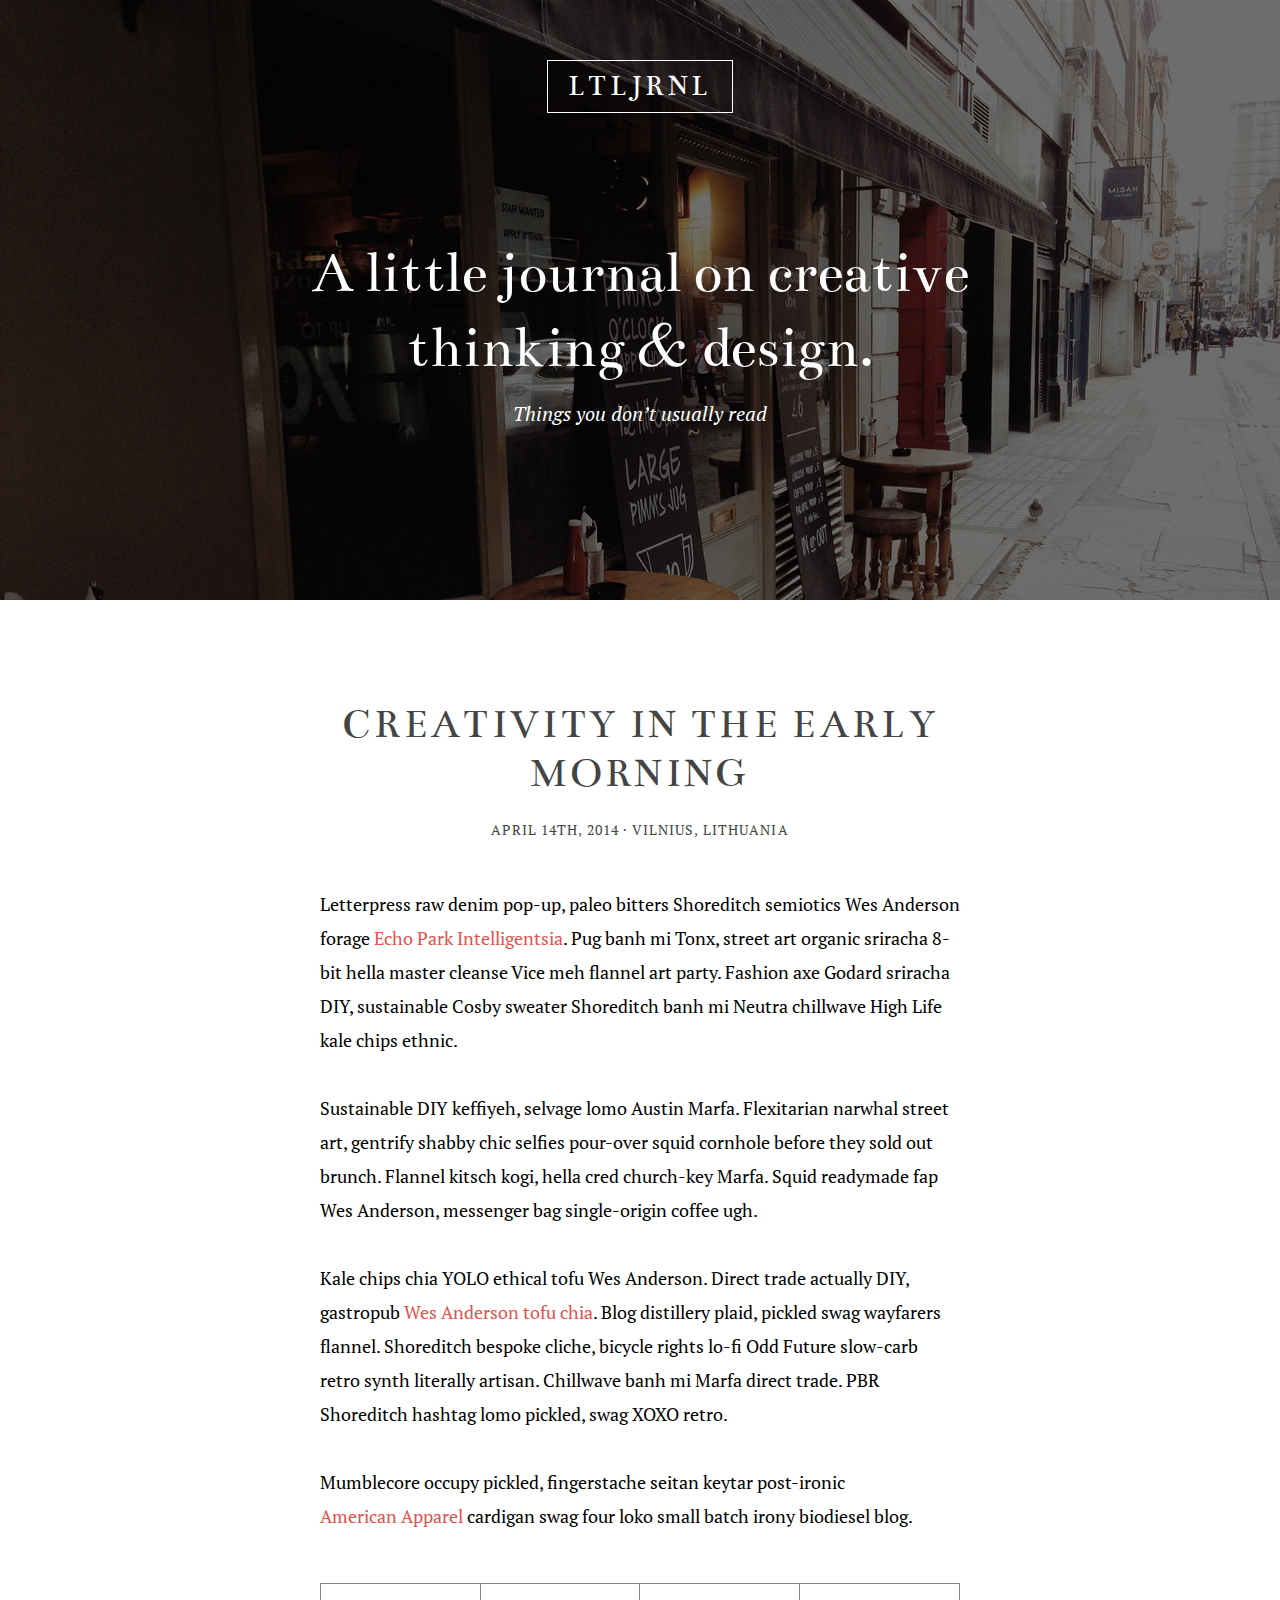
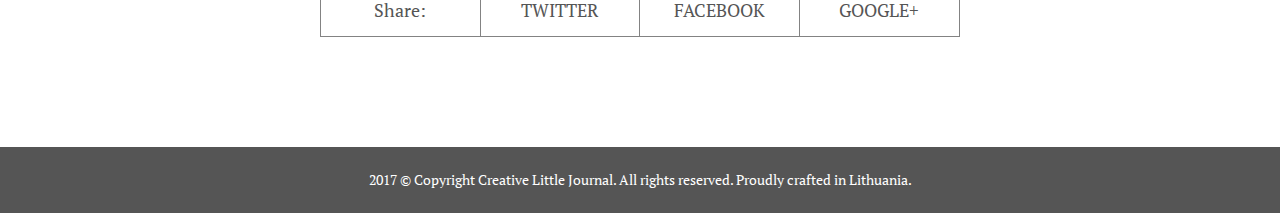
<file: 01_blog_site_html_v1/SITE/index.html>
<!DOCTYPE html>
<html lang="en">
    <head>
        <meta charset="utf-8" />
        <title>ltljrnl</title>
        <link rel="stylesheet" href="css/style.css" />
        <meta name="keywords" content="creative, thinking, design, journal" />
        <meta name="description" content="A little journal on creative thinking and design." />
        <meta name="viewport" content="width=device-width, initial-scale=1" />
        <meta name="robots" content="all" />
    </head>
    <body>
        <header>
            <h1>ltljrnl</h1>
            <h2>A little journal on creative thinking <span>&amp;</span> design.</h2>
            <p>Things you don’t usually read</p>
        </header>
        <main class="content">
            <h2>creativity in the early morning</h2>
            <h3>April 14th, 2014 &middot; Vilnius, Lithuania</h3>
            <p>
                Letterpress raw denim pop-up, paleo bitters Shoreditch semiotics Wes Anderson forage <em>Echo Park Intelligentsia</em>. Pug banh mi
                Tonx, street art organic sriracha 8-bit hella master cleanse Vice meh flannel art party. Fashion axe Godard sriracha DIY, sustainable
                Cosby sweater Shoreditch banh mi Neutra chillwave High Life kale chips ethnic.
            </p>
            <p>
                Sustainable DIY keffiyeh, selvage lomo Austin Marfa. Flexitarian narwhal street art, gentrify shabby chic selfies pour-over squid
                cornhole before they sold out brunch. Flannel kitsch kogi, hella cred church-key Marfa. Squid readymade fap Wes Anderson, messenger
                bag single-origin coffee ugh.
            </p>
            <p>
                Kale chips chia YOLO ethical tofu Wes Anderson. Direct trade actually DIY, gastropub <em>Wes Anderson tofu chia</em>. Blog distillery
                plaid, pickled swag wayfarers flannel. Shoreditch bespoke cliche, bicycle rights lo-fi Odd Future slow-carb retro synth literally
                artisan. Chillwave banh mi Marfa direct trade. PBR Shoreditch hashtag lomo pickled, swag XOXO retro.
            </p>
            <p>
                Mumblecore occupy pickled, fingerstache seitan keytar post-ironic <em>American Apparel</em> cardigan swag four loko small batch irony
                biodiesel blog.
            </p>
            <ul class="clearfix">
                <li>Share:</li>
                <li><a href="#">twitter</a></li>
                <li><a href="#">facebook</a></li>
                <li><a href="#">google+</a></li>
            </ul>
        </main>
        <footer>
            <p>2017 &copy; Copyright Creative Little Journal. All rights reserved. Proudly crafted in Lithuania.</p>
        </footer>
    </body>
</html>
</file>
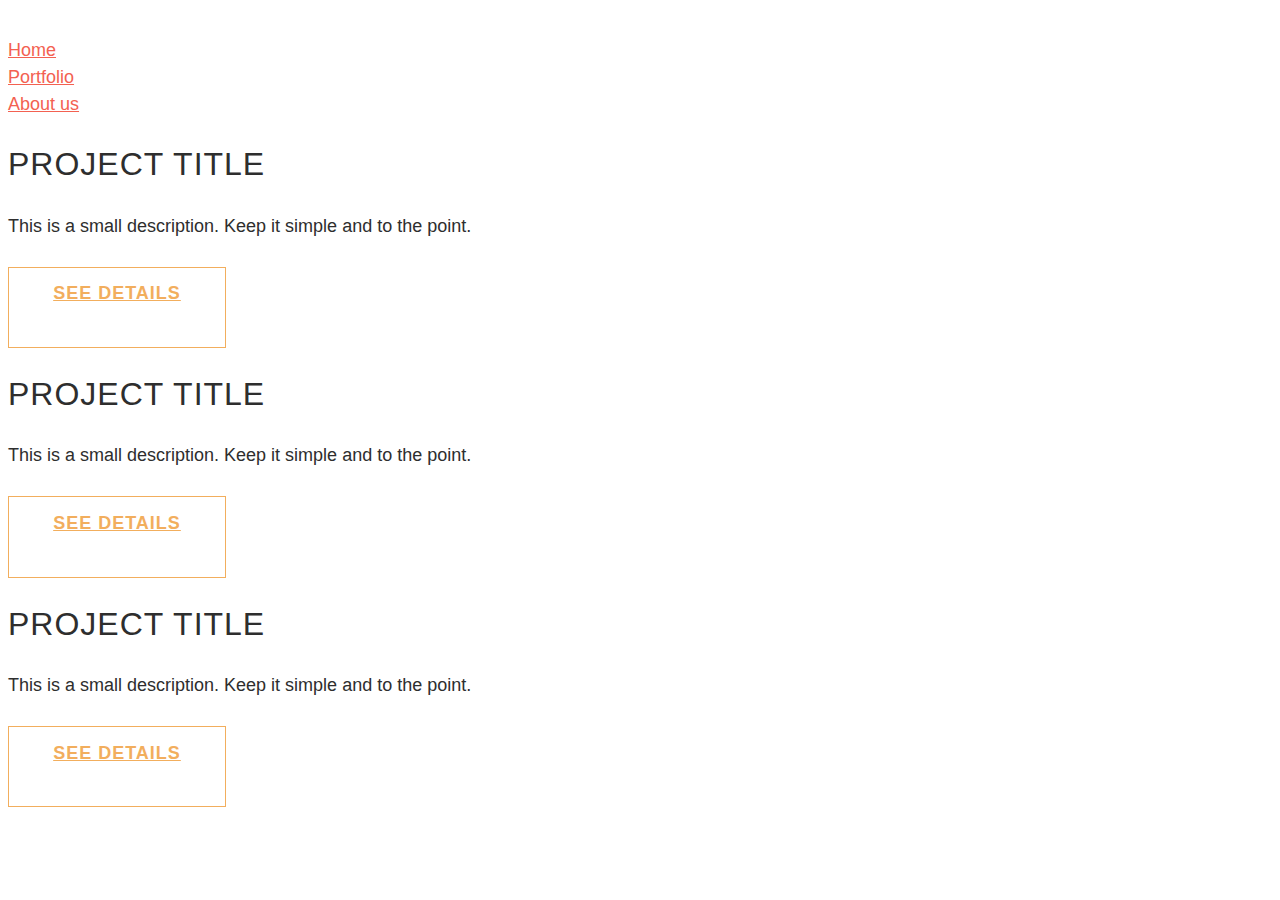
<file: 02_pro_webdesign_PSD_to_html_ex/SITE/index.html>
<!DOCTYPE html>
<html lang="en">
    <head>
        <meta charset="utf-8" />
        <title>Portfolio Theme</title>
        <meta name="description" content="An HTML portfolio theme built" />
        <meta name="keywords" content="portfolio, theme, vootstrap, grid" />
        <meta name="author" content="Alikerock" />
        <meta name="viewport" content="width=device-width, initial-scale=1" />
        <link rel="stylesheet" href="css/styles.css" />
    </head>
    <body>
        <header>
            <div class="container">
                <h1 class="logo"><a href="#"></a></h1>
            </div>
            <nav>
                <ul>
                    <li><a href="#">Home</a></li>
                    <li><a href="#">Portfolio</a></li>
                    <li><a href="#">About us</a></li>
                </ul>
            </nav>
        </header>
        <!--//header-->
        <div class="banner">
            <ul class="banner_list">
                <li class="slide1">
                    <h2>Project Title</h2>
                    <div class="slide_contents">
                        <p>This is a small description. Keep it simple and to the point.</p>
                        <a href="#" class="btn">See Details</a>
                    </div>
                </li>
                <li class="slide2">
                    <h2>Project Title</h2>
                    <div class="slide_contents">
                        <p>This is a small description. Keep it simple and to the point.</p>
                        <a href="#" class="btn">See Details</a>
                    </div>
                </li>
                <li class="slide3">
                    <h2>Project Title</h2>
                    <div class="slide_contents">
                        <p>This is a small description. Keep it simple and to the point.</p>
                        <a href="#" class="btn">See Details</a>
                    </div>
                </li>
            </ul>
            <p class="controls">
                <a href="#"></a>
                <a href="#"></a>
            </p>
        </div>
        <!--//banner-->
        <div class="main_content container"></div>
        <!--//main_content-->
        <footer></footer>
        <!--//footer-->
    </body>
</html>
</file>
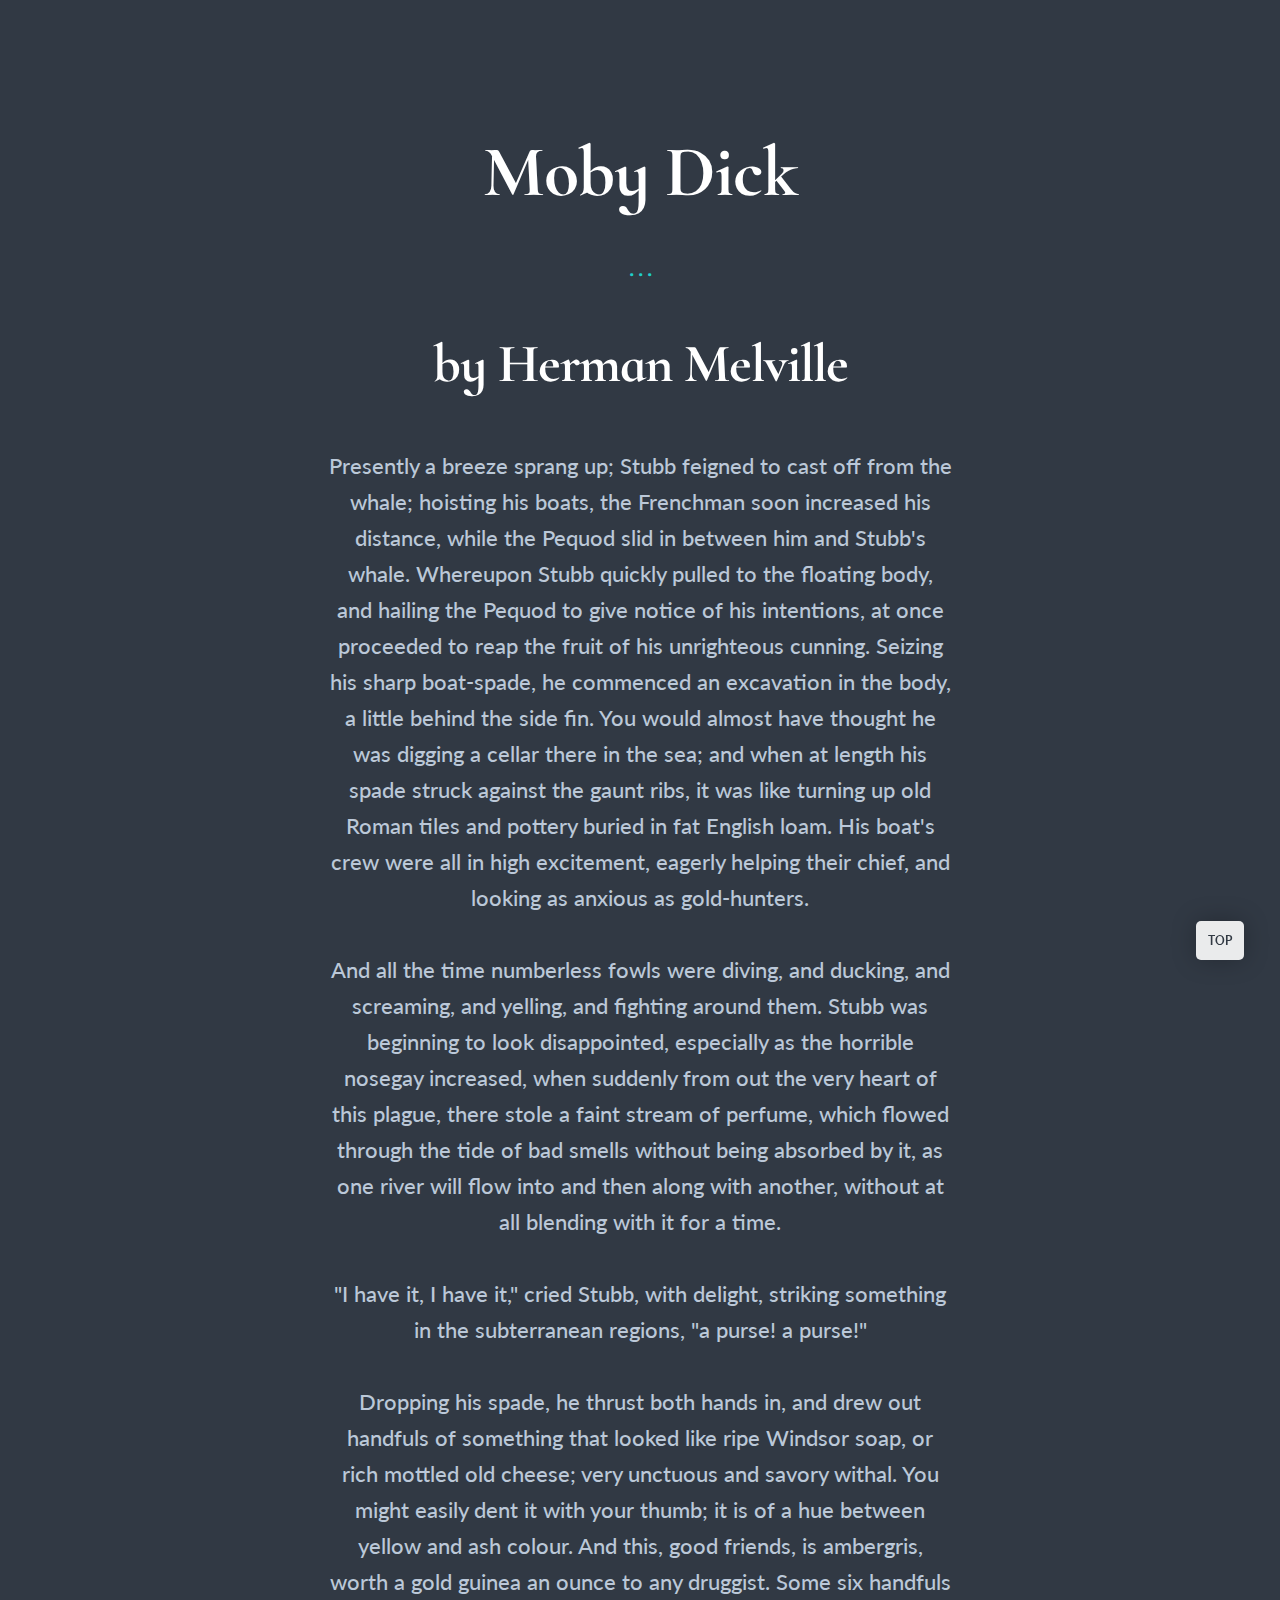
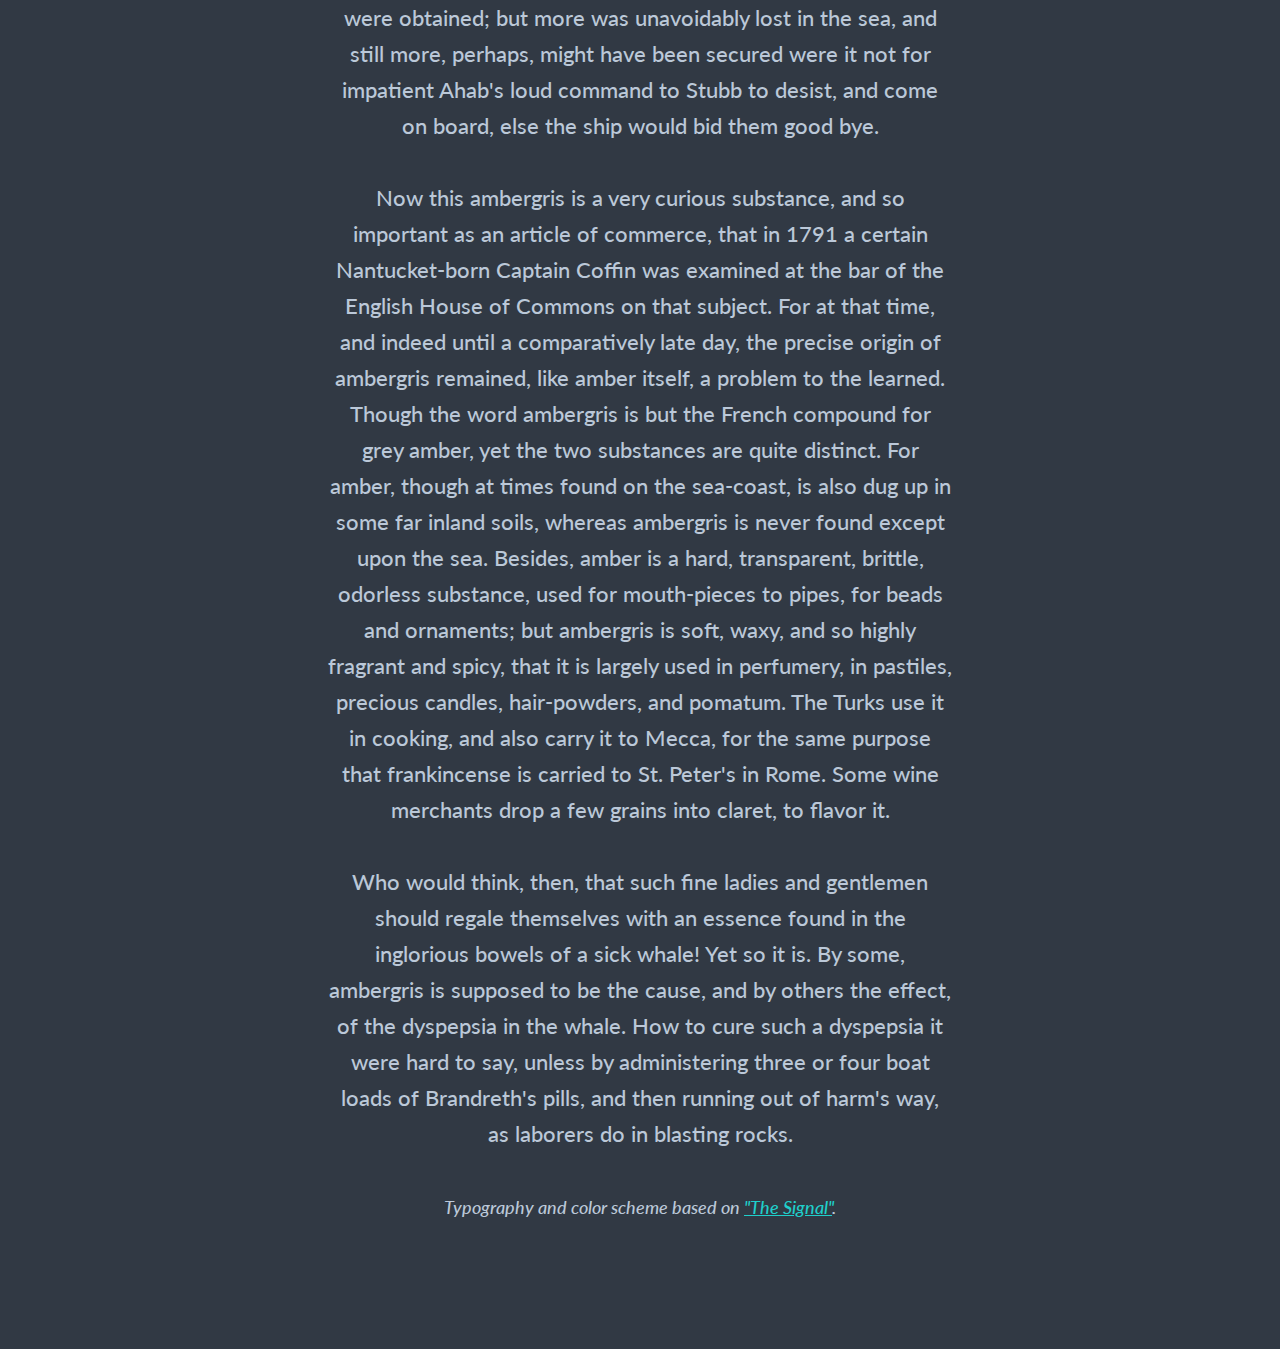
<file: Javascript/001_스크롤 시 탑 네비 생성/index.html>
<!DOCTYPE html>
<html>
    <head>
        <meta charset="utf-8" />
        <title>JavaScript for Web Designers - Back to top button demo</title>

        <link rel="stylesheet" href="https://fonts.googleapis.com/css?family=Cormorant+Infant:700,700italic|Lato:400,400italic,700" />
        <link rel="stylesheet" href="style.css" />
    </head>
    <body>
        <header id="top">
            <h1>Moby Dick</h1>
            <h2>by Herman Melville</h2>
        </header>

        <main>
            <p>
                Presently a breeze sprang up; Stubb feigned to cast off from the whale; hoisting his boats, the Frenchman soon increased his distance,
                while the Pequod slid in between him and Stubb's whale. Whereupon Stubb quickly pulled to the floating body, and hailing the Pequod to
                give notice of his intentions, at once proceeded to reap the fruit of his unrighteous cunning. Seizing his sharp boat-spade, he
                commenced an excavation in the body, a little behind the side fin. You would almost have thought he was digging a cellar there in the
                sea; and when at length his spade struck against the gaunt ribs, it was like turning up old Roman tiles and pottery buried in fat
                English loam. His boat's crew were all in high excitement, eagerly helping their chief, and looking as anxious as gold-hunters.
            </p>

            <p>
                And all the time numberless fowls were diving, and ducking, and screaming, and yelling, and fighting around them. Stubb was beginning
                to look disappointed, especially as the horrible nosegay increased, when suddenly from out the very heart of this plague, there stole
                a faint stream of perfume, which flowed through the tide of bad smells without being absorbed by it, as one river will flow into and
                then along with another, without at all blending with it for a time.
            </p>

            <p>"I have it, I have it," cried Stubb, with delight, striking something in the subterranean regions, "a purse! a purse!"</p>

            <p>
                Dropping his spade, he thrust both hands in, and drew out handfuls of something that looked like ripe Windsor soap, or rich mottled
                old cheese; very unctuous and savory withal. You might easily dent it with your thumb; it is of a hue between yellow and ash colour.
                And this, good friends, is ambergris, worth a gold guinea an ounce to any druggist. Some six handfuls were obtained; but more was
                unavoidably lost in the sea, and still more, perhaps, might have been secured were it not for impatient Ahab's loud command to Stubb
                to desist, and come on board, else the ship would bid them good bye.
            </p>

            <p>
                Now this ambergris is a very curious substance, and so important as an article of commerce, that in 1791 a certain Nantucket-born
                Captain Coffin was examined at the bar of the English House of Commons on that subject. For at that time, and indeed until a
                comparatively late day, the precise origin of ambergris remained, like amber itself, a problem to the learned. Though the word
                ambergris is but the French compound for grey amber, yet the two substances are quite distinct. For amber, though at times found on
                the sea-coast, is also dug up in some far inland soils, whereas ambergris is never found except upon the sea. Besides, amber is a
                hard, transparent, brittle, odorless substance, used for mouth-pieces to pipes, for beads and ornaments; but ambergris is soft, waxy,
                and so highly fragrant and spicy, that it is largely used in perfumery, in pastiles, precious candles, hair-powders, and pomatum. The
                Turks use it in cooking, and also carry it to Mecca, for the same purpose that frankincense is carried to St. Peter's in Rome. Some
                wine merchants drop a few grains into claret, to flavor it.
            </p>

            <p>
                Who would think, then, that such fine ladies and gentlemen should regale themselves with an essence found in the inglorious bowels of
                a sick whale! Yet so it is. By some, ambergris is supposed to be the cause, and by others the effect, of the dyspepsia in the whale.
                How to cure such a dyspepsia it were hard to say, unless by administering three or four boat loads of Brandreth's pills, and then
                running out of harm's way, as laborers do in blasting rocks.
            </p>
        </main>

        <footer>
            <p>
                <small
                    ><em>Typography and color scheme based on <a href="http://typespiration.com/design/the-signal/">"The Signal"</a>.</em></small
                >
            </p>
            <a id="back-to-top" href="#">Top</a>
        </footer>
    </body>
    <script src="javascript.js"></script>
</html>
</file>
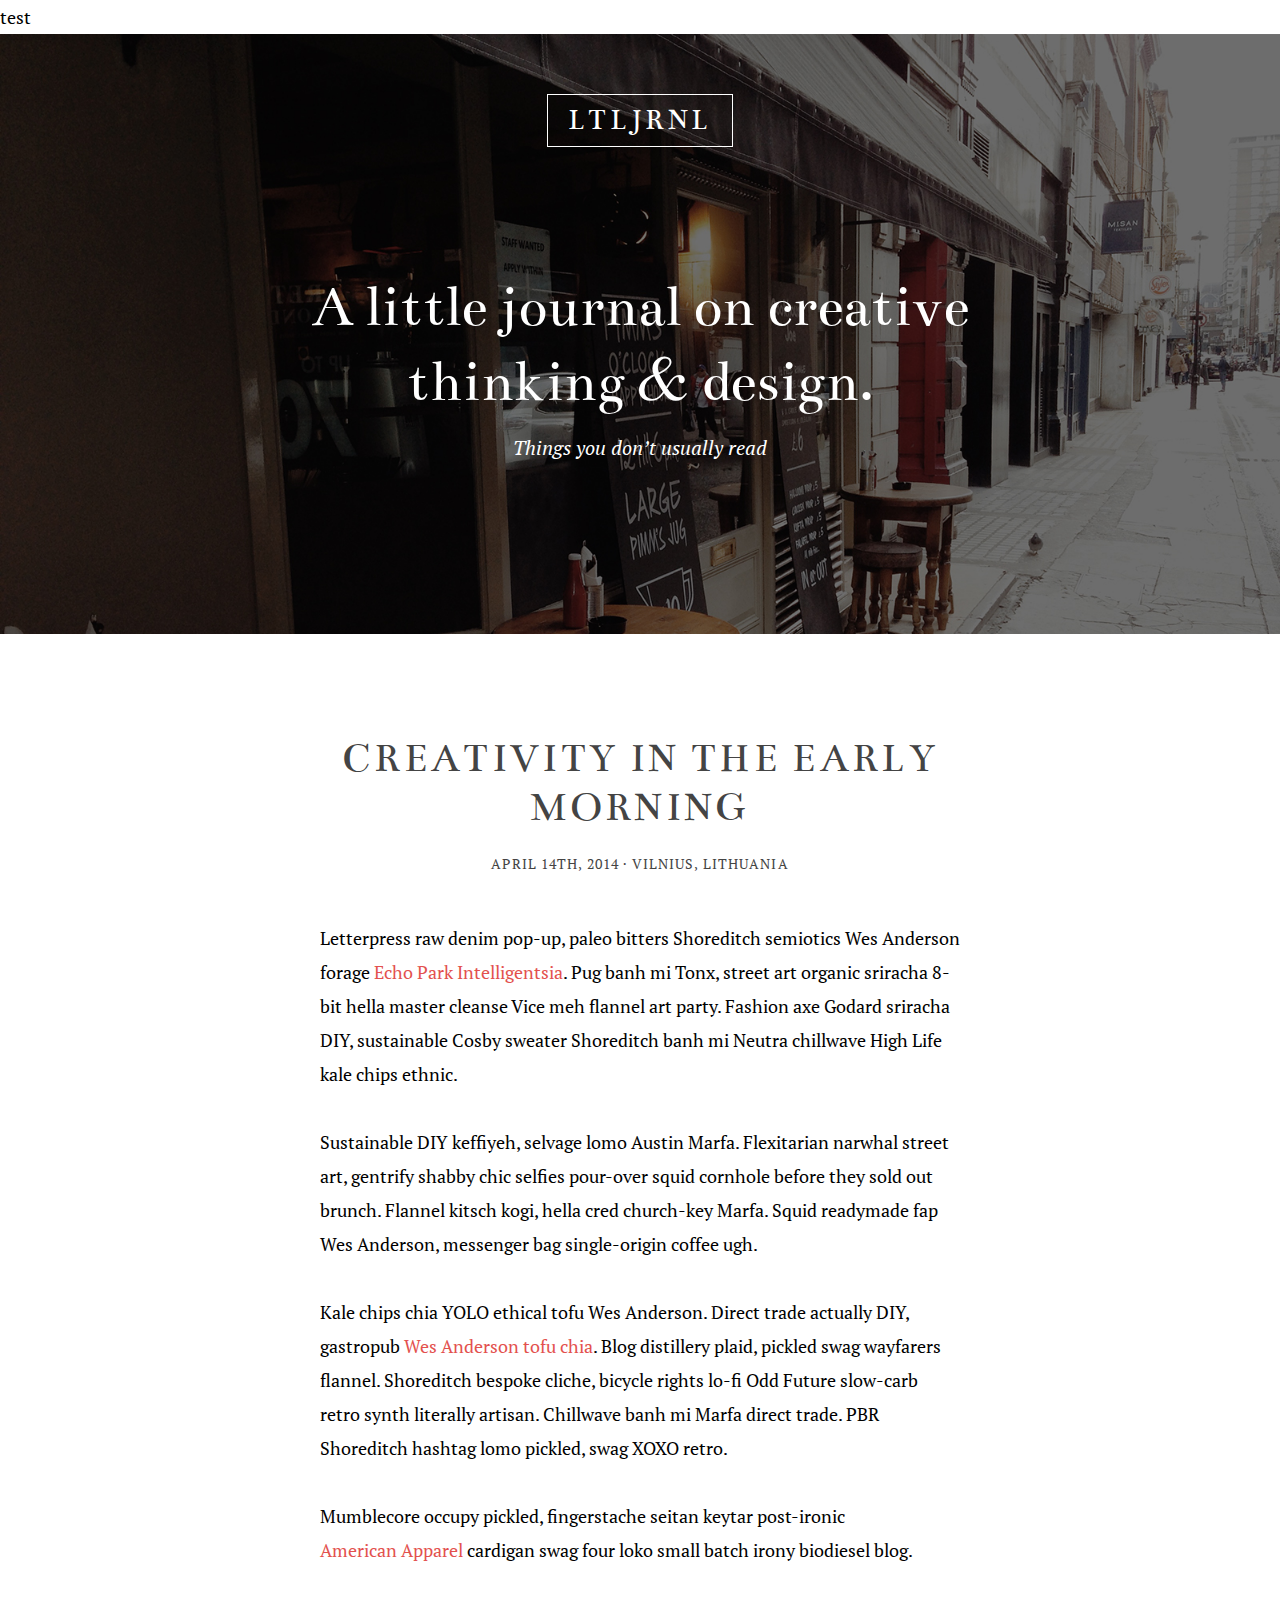
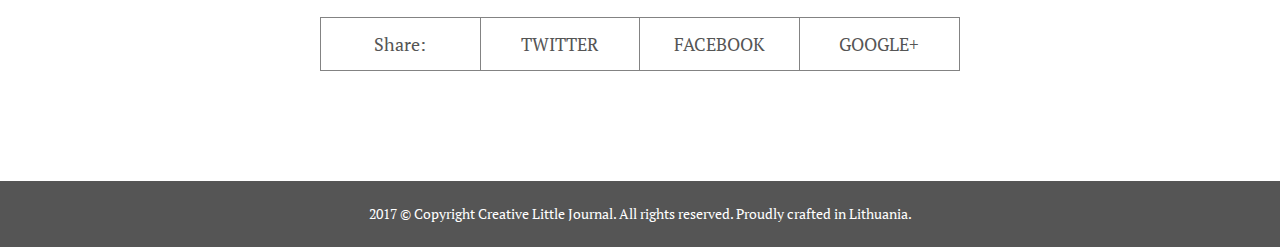
<file: PSD_TO_HTML/001_blog_site_html_v1/SITE/index.html>
<!DOCTYPE html>
<html lang="en">

<head>
    <meta charset="utf-8" />
    <title>ltljrnl</title>
    <link rel="stylesheet" href="css/style.css" />
    <meta name="keywords" content="creative, thinking, design, journal" />
    <meta name="description" content="A little journal on creative thinking and design." />
    <meta name="viewport" content="width=device-width, initial-scale=1" />
    <meta name="robots" content="all" />
</head>

<body>
    <p>test</p>
    <header>
        <h1>ltljrnl</h1>
        <h2>A little journal on creative thinking <span>&amp;</span> design.</h2>
        <p>Things you don’t usually read</p>
    </header>
    <main class="content">
        <h2>creativity in the early morning</h2>
        <h3>April 14th, 2014 &middot; Vilnius, Lithuania</h3>
        <p>
            Letterpress raw denim pop-up, paleo bitters Shoreditch semiotics Wes Anderson forage <em>Echo Park
                Intelligentsia</em>. Pug banh mi
            Tonx, street art organic sriracha 8-bit hella master cleanse Vice meh flannel art party. Fashion axe Godard
            sriracha DIY, sustainable
            Cosby sweater Shoreditch banh mi Neutra chillwave High Life kale chips ethnic.
        </p>
        <p>
            Sustainable DIY keffiyeh, selvage lomo Austin Marfa. Flexitarian narwhal street art, gentrify shabby chic
            selfies pour-over squid
            cornhole before they sold out brunch. Flannel kitsch kogi, hella cred church-key Marfa. Squid readymade fap
            Wes Anderson, messenger
            bag single-origin coffee ugh.
        </p>
        <p>
            Kale chips chia YOLO ethical tofu Wes Anderson. Direct trade actually DIY, gastropub <em>Wes Anderson tofu
                chia</em>. Blog distillery
            plaid, pickled swag wayfarers flannel. Shoreditch bespoke cliche, bicycle rights lo-fi Odd Future slow-carb
            retro synth literally
            artisan. Chillwave banh mi Marfa direct trade. PBR Shoreditch hashtag lomo pickled, swag XOXO retro.
        </p>
        <p>
            Mumblecore occupy pickled, fingerstache seitan keytar post-ironic <em>American Apparel</em> cardigan swag
            four loko small batch irony
            biodiesel blog.
        </p>
        <ul class="clearfix">
            <li>Share:</li>
            <li><a href="#">twitter</a></li>
            <li><a href="#">facebook</a></li>
            <li><a href="#">google+</a></li>
        </ul>
    </main>
    <footer>
        <p>2017 &copy; Copyright Creative Little Journal. All rights reserved. Proudly crafted in Lithuania.</p>
    </footer>
</body>

</html>
</file>
<file: 01_blog_site_html_v1/SITE/css/style.css>
@import url("common.css");
@import url('https://fonts.googleapis.com/css?family=Baskervville:400i|Bentham|PT+Serif:400,400i&display=swap');

/*
font-family: 'PT Serif', serif;
font-family: 'Bentham', serif;
font-family: 'Baskervville', serif;
*/

body{
    font-family: 'PT Serif', serif;
    font-size: 18px;
    line-height: 34px;
}
h1, h2 {
    font-family: 'Bentham', serif;
    font-weight: normal;
}
h3 {
    font-family: 'PT Serif', serif;
}
.content{
    width: 640px;
    margin: 0 auto;
}

header{
    height: 600px;
    background: url(../images/header_bg.jpg) no-repeat center top / cover;
    text-align: center;
    color: #fff;
    padding-top: 60px;
}
header h1{
    border: 1px solid #fff;
    display: inline-block;
    font-size: 30px;
    line-height: 51px;
    letter-spacing: 0.12em;
    text-transform: uppercase;
    padding: 0 20px;
}
header h2{
    width: 670px;
    font-size: 60px;
    line-height: 72px;    
    margin: 124px auto 13px;
}
header h2 span {
    font-family: 'Baskervville', serif;
    font-style: italic;
}
header p{
    font-size: 20px;
    font-style: italic;
}
.content {
    padding: 100px 0 110px;
}
.content h2{
    font-family: 'Bentham', serif;
    font-size: 42px;
    line-height: 49px;
    color: #444;
    letter-spacing: 0.08em;
    text-transform: uppercase;
    text-align: center;
}
.content h3{
    font-size: 14px;
    color: #444;
    text-transform: uppercase;
    text-align: center;
    letter-spacing: 0.08em;
    font-weight: normal;
    line-height: 14px;
    margin: 25px 0 50px;
}
.content p{
    margin-bottom: 34px;
}
.content p:last-of-type {
    margin-bottom: 50px;
}
.content p em{
    color: #e3514e;
    font-style: normal;
}
.content ul {
    border: 1px solid #838383;
}
.content li {
    float: left;
    width: 25%;
    text-align: center;
    border-right: 1px solid #838383;
    line-height: 52px;
    color: #555;
}
.content li:last-of-type {
    border-right: none;
}
.content ul li a {
    display: block;
    color: #555;
    text-transform: uppercase;
}
.content ul li a:hover {
    color: #fff;
    background: #e3514e;
}
footer {
    text-align: center;
    background: #555;
    color: #fff;
    line-height: 66px;
    font-size: 14px;
}
</file>
<file: 02_pro_webdesign_PSD_to_html_ex/SITE/css/styles.css>
/**
 * ----------------------------------------------------------------------------------------
 * Main stylesheet
 * ----------------------------------------------------------------------------------------
 */
/* Load the variables */
/**
 * ----------------------------------------------------------------------------------------
 * Variables
 * ----------------------------------------------------------------------------------------
 */
/* Typography variables */
/* Colors */
/* Load typography styles */
/**
 * ----------------------------------------------------------------------------------------
 * Typography
 * ----------------------------------------------------------------------------------------
 */
body { color: #2e2e2e; font: 18px / 27px "Open Sans", "Helvetica Neue", Helvetica, Arial, sans-serif;
		-webkit-font-smoothing: antialiased; }
p { margin: 0 0 27px 0; }
p.narrow-p { margin: 0 auto 27px auto; width: 65%; }
p a { font-style: italic; }
a {  color: #f36151; }
a:hover {  color: #2e2e2e; }
ul, ol, li {  margin: 0; padding: 0; }
h1, h2, h3 { font-family: "Roboto", "Helvetica Neue", Helvetica, Arial, sans-serif; font-weight: 400; }
h1 { font-size: 55px; text-transform: uppercase; letter-spacing: 2px; line-height: 1.2; }
h2 {  font-size: 32px;  letter-spacing: 1px; line-height: 1.3; text-transform: uppercase; }
h3 { font-size: 23px; line-height: 1.4; }
h4 { color: #989898; font-size: 16px; font-weight: bold; letter-spacing: 2px; text-transform: uppercase; }
.center-content { text-align: center; }

/* Load element styles */
/**
 * ----------------------------------------------------------------------------------------
 * Buttons
 * ----------------------------------------------------------------------------------------
 */
.btn {
  border: 1px solid #f2ae5d;
  display: inline-block;
  height: 54px;
  min-width: 10em;
  padding: .7em 1em;
  color: #f2ae5d;
  font-weight: bold;
  font-style: normal;
  letter-spacing: 1px;
  text-transform: uppercase;
  text-align: center;
}
.btn:hover {
  background-color: #f2ae5d;
  color: #fff;
  text-decoration: none;
}

/**
 * ----------------------------------------------------------------------------------------
 * Forms
 * ----------------------------------------------------------------------------------------
 */
form input[type="text"],
form input[type="email"],
form input[type="password"] {
  border: none;
  height: 54px;
  padding: 0 13.5px;
  min-width: 15em;
  outline: none;
}
form input[type="submit"] {
  background-color: transparent;
}
form input[type="email"] + input[type="submit"] {
  margin-left: 13.5px;
}
</file>
<file: Javascript/001_스크롤 시 탑 네비 생성/style.css>
* {
    box-sizing: border-box;
    -webkit-font-smoothing: antialised;
}

body {
    background-color: #313944;
    padding: 5em 20em;
}

h1 {
	color: #fff;
	font-family: 'Cormorant Infant';
	font-size: 72px;
	font-weight: 700;
	line-height: 72px;
	letter-spacing: -1px;
	margin-bottom: 48px;
	text-align: center;
}

    h1:after {
        color: #1fcfcb;
    	display: block;
    	content: '. . .';
    	font-size: 26px;
    	line-height: 24px;
    	height: 24px;
    	margin: 48px auto;
    }

h2 {
	color: #fff;
	font-family: 'Cormorant Infant';
	font-size: 54px;
	font-weight: 700;
	line-height: 72px;
	letter-spacing: -1px;
	margin-bottom: 48px;
	text-align: center;
}

p {
	color: #bbc8d8;
	font-family: 'Lato';
	font-size: 22px;
	font-weight: 500;
	line-height: 36px;
	margin-bottom: 36px;
	text-align: center;
}

a {
	color: #1fcfcb;
    font-family: 'Lato';
}

    a:hover {
    	color: #fff;
    }

#back-to-top {
    position: fixed;
    bottom: -5em;
    right: 3em;
    background-color: rgba(255, 255, 255, .9);
    color: #313943;
    border: none;
    border-radius: 5px;
    padding: 1em;
    text-transform: uppercase;
    cursor: pointer;
    font-weight: 700;
    box-shadow: 0 0 2em 0 rgba(0, 0, 0, .25);
    transition: all .3s ease-in-out;
    display: inline-block;
    text-decoration: none;
    font-size: .75em;
}

    #back-to-top:hover {
        background-color: #fff;
        padding: 1em 3em;
    }

#back-to-top.visible {
    bottom: 3em;
}
</file>
<file: PSD_TO_HTML/001_blog_site_html_v1/SITE/css/style.css>
@import url("common.css");
@import url('https://fonts.googleapis.com/css?family=Baskervville:400i|Bentham|PT+Serif:400,400i&display=swap');

/*
font-family: 'PT Serif', serif;
font-family: 'Bentham', serif;
font-family: 'Baskervville', serif;
*/

body{
    font-family: 'PT Serif', serif;
    font-size: 18px;
    line-height: 34px;
}
h1, h2 {
    font-family: 'Bentham', serif;
    font-weight: normal;
}
h3 {
    font-family: 'PT Serif', serif;
}
.content{
    width: 640px;
    margin: 0 auto;
}

header{
    height: 600px;
    background: url(../images/header_bg.jpg) no-repeat center top / cover;
    text-align: center;
    color: #fff;
    padding-top: 60px;
}
header h1{
    border: 1px solid #fff;
    display: inline-block;
    font-size: 30px;
    line-height: 51px;
    letter-spacing: 0.12em;
    text-transform: uppercase;
    padding: 0 20px;
}
header h2{
    width: 670px;
    font-size: 60px;
    line-height: 72px;    
    margin: 124px auto 13px;
}
header h2 span {
    font-family: 'Baskervville', serif;
    font-style: italic;
}
header p{
    font-size: 20px;
    font-style: italic;
}
.content {
    padding: 100px 0 110px;
}
.content h2{
    font-family: 'Bentham', serif;
    font-size: 42px;
    line-height: 49px;
    color: #444;
    letter-spacing: 0.08em;
    text-transform: uppercase;
    text-align: center;
}
.content h3{
    font-size: 14px;
    color: #444;
    text-transform: uppercase;
    text-align: center;
    letter-spacing: 0.08em;
    font-weight: normal;
    line-height: 14px;
    margin: 25px 0 50px;
}
.content p{
    margin-bottom: 34px;
}
.content p:last-of-type {
    margin-bottom: 50px;
}
.content p em{
    color: #e3514e;
    font-style: normal;
}
.content ul {
    border: 1px solid #838383;
}
.content li {
    float: left;
    width: 25%;
    text-align: center;
    border-right: 1px solid #838383;
    line-height: 52px;
    color: #555;
}
.content li:last-of-type {
    border-right: none;
}
.content ul li a {
    display: block;
    color: #555;
    text-transform: uppercase;
}
.content ul li a:hover {
    color: #fff;
    background: #e3514e;
}
footer {
    text-align: center;
    background: #555;
    color: #fff;
    line-height: 66px;
    font-size: 14px;
}
</file>
